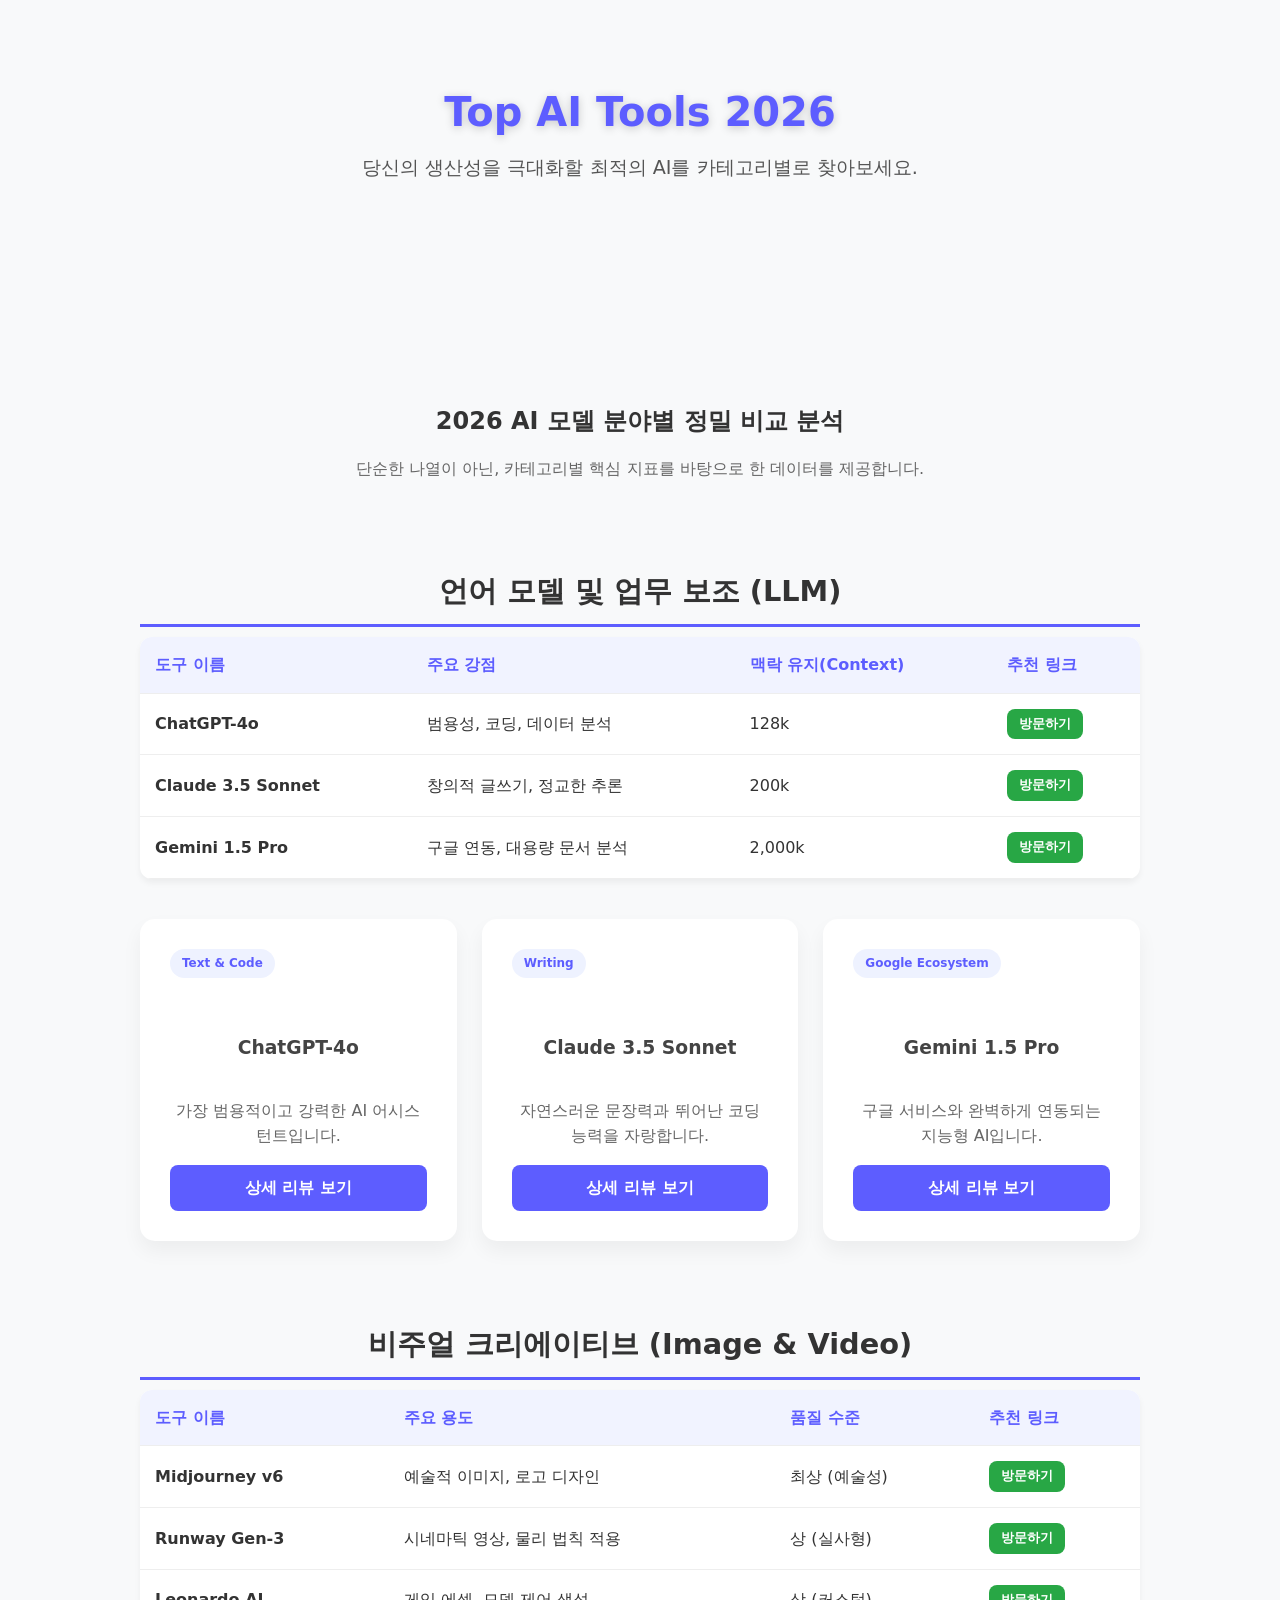
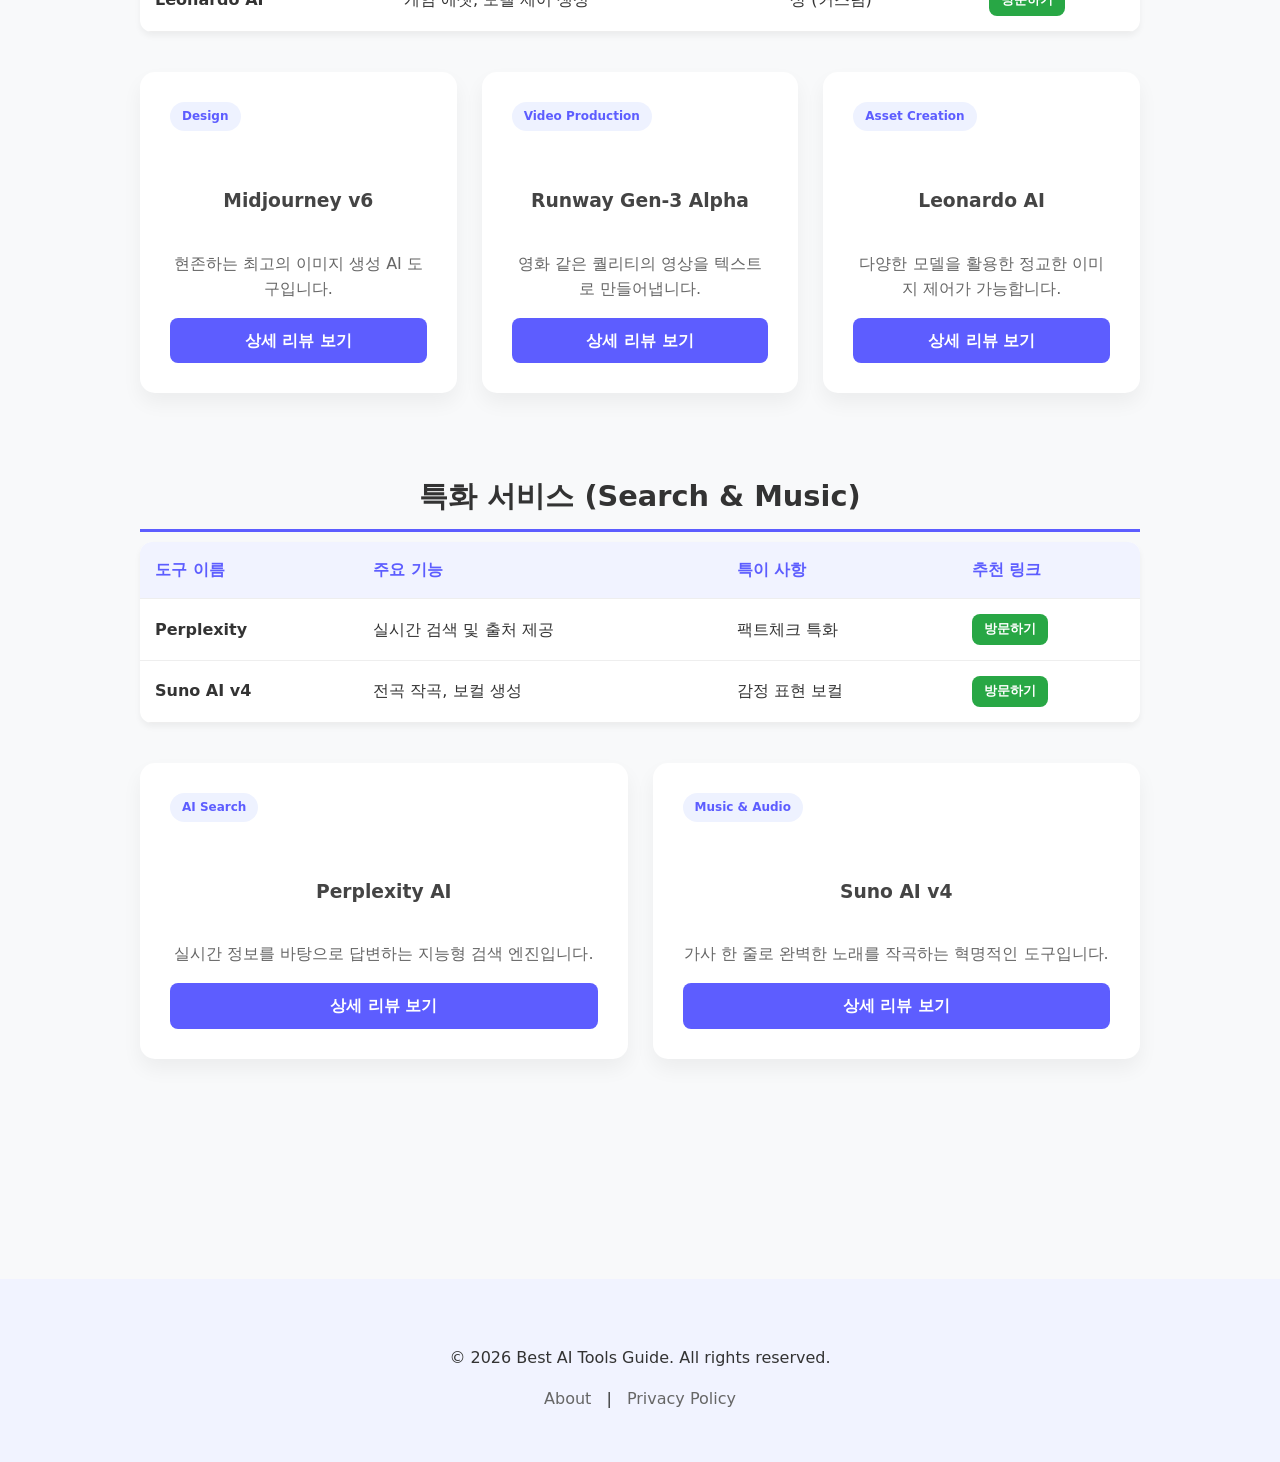
<file: index.html>
<!DOCTYPE html>
<html lang="ko">
<head>
    <meta charset="UTF-8">
    <meta name="viewport" content="width=device-width, initial-scale=1.0">
    <title>Top AI Tools 2026 | 분야별 최고의 AI 도구 가이드</title>
    <link rel="stylesheet" href="style.css">
</head>
<body>
    <header>
        <h1>Top AI Tools 2026</h1>
        <p>당신의 생산성을 극대화할 최적의 AI를 카테고리별로 찾아보세요.</p>
    </header>

    <main class="container">
        <section class="banner">
            <section class="container" style="margin-bottom: 50px; text-align: center;">
        <div class="main-banner">
            <img src="images/top-ai-tools-2026.jpg" alt="2026 최고의 AI 도구 가이드 메인 배너" 
                 style="width: 100%; max-width: 1000px; border-radius: 15px; box-shadow: 0 10px 30px rgba(0,0,0,0.15);">
        </div>
        <div style="margin-top: 20px;">
            <h2 style="font-size: 1.5rem; color: #444;">2026 AI 모델 분야별 정밀 비교 분석</h2>
            <p style="color: #666;">단순한 나열이 아닌, 카테고리별 핵심 지표를 바탕으로 한 데이터를 제공합니다.</p>
        </div>
    </section>

        <section class="category-section">
            <h2 class="section-title"> 언어 모델 및 업무 보조 (LLM)</h2>
            <div class="comparison-table">
                <table>
                    <thead>
                        <tr>
                            <th>도구 이름</th>
                            <th>주요 강점</th>
                            <th>맥락 유지(Context)</th>
                            <th>추천 링크</th>
                        </tr>
                    </thead>
                    <tbody>
                        <tr>
                            <td><strong>ChatGPT-4o</strong></td>
                            <td>범용성, 코딩, 데이터 분석</td>
                            <td>128k</td>
                            <td><a href="https://openai.com" class="table-btn" target="_blank">방문하기</a></td>
                        </tr>
                        <tr>
                            <td><strong>Claude 3.5 Sonnet</strong></td>
                            <td>창의적 글쓰기, 정교한 추론</td>
                            <td>200k</td>
                            <td><a href="https://anthropic.com" class="table-btn" target="_blank">방문하기</a></td>
                        </tr>
                        <tr>
                            <td><strong>Gemini 1.5 Pro</strong></td>
                            <td>구글 연동, 대용량 문서 분석</td>
                            <td>2,000k</td>
                            <td><a href="https://gemini.google.com" class="table-btn" target="_blank">방문하기</a></td>
                        </tr>
                    </tbody>
                </table>
            </div>

            <div class="grid">
                <div class="card">
                    <span class="tag">Text & Code</span>
                    <h3>ChatGPT-4o</h3>
                    <p>가장 범용적이고 강력한 AI 어시스턴트입니다.</p>
                    <a href="review-chatgpt.html" class="btn">상세 리뷰 보기</a>
                </div>
                <div class="card">
                    <span class="tag">Writing</span>
                    <h3>Claude 3.5 Sonnet</h3>
                    <p>자연스러운 문장력과 뛰어난 코딩 능력을 자랑합니다.</p>
                    <a href="review-claude.html" class="btn">상세 리뷰 보기</a>
                </div>
                <div class="card">
                    <span class="tag">Google Ecosystem</span>
                    <h3>Gemini 1.5 Pro</h3>
                    <p>구글 서비스와 완벽하게 연동되는 지능형 AI입니다.</p>
                    <a href="review-gemini.html" class="btn">상세 리뷰 보기</a>
                </div>
            </div>
        </section>

        <section class="category-section">
            <h2 class="section-title"> 비주얼 크리에이티브 (Image & Video)</h2>
            <div class="comparison-table">
                <table>
                    <thead>
                        <tr>
                            <th>도구 이름</th>
                            <th>주요 용도</th>
                            <th>품질 수준</th>
                            <th>추천 링크</th>
                        </tr>
                    </thead>
                    <tbody>
                        <tr>
                            <td><strong>Midjourney v6</strong></td>
                            <td>예술적 이미지, 로고 디자인</td>
                            <td>최상 (예술성)</td>
                            <td><a href="https://midjourney.com" class="table-btn" target="_blank">방문하기</a></td>
                        </tr>
                        <tr>
                            <td><strong>Runway Gen-3</strong></td>
                            <td>시네마틱 영상, 물리 법칙 적용</td>
                            <td>상 (실사형)</td>
                            <td><a href="https://runwayml.com" class="table-btn" target="_blank">방문하기</a></td>
                        </tr>
                        <tr>
                            <td><strong>Leonardo AI</strong></td>
                            <td>게임 에셋, 모델 제어 생성</td>
                            <td>상 (커스텀)</td>
                            <td><a href="https://leonardo.ai" class="table-btn" target="_blank">방문하기</a></td>
                        </tr>
                    </tbody>
                </table>
            </div>

            <div class="grid">
                <div class="card">
                    <span class="tag">Design</span>
                    <h3>Midjourney v6</h3>
                    <p>현존하는 최고의 이미지 생성 AI 도구입니다.</p>
                    <a href="review-midjourney.html" class="btn">상세 리뷰 보기</a>
                </div>
                <div class="card">
                    <span class="tag">Video Production</span>
                    <h3>Runway Gen-3 Alpha</h3>
                    <p>영화 같은 퀄리티의 영상을 텍스트로 만들어냅니다.</p>
                    <a href="review-runway.html" class="btn">상세 리뷰 보기</a>
                </div>
                <div class="card">
                    <span class="tag">Asset Creation</span>
                    <h3>Leonardo AI</h3>
                    <p>다양한 모델을 활용한 정교한 이미지 제어가 가능합니다.</p>
                    <a href="review-leonardo.html" class="btn">상세 리뷰 보기</a>
                </div>
            </div>
        </section>

        <section class="category-section">
            <h2 class="section-title"> 특화 서비스 (Search & Music)</h2>
            <div class="comparison-table">
                <table>
                    <thead>
                        <tr>
                            <th>도구 이름</th>
                            <th>주요 기능</th>
                            <th>특이 사항</th>
                            <th>추천 링크</th>
                        </tr>
                    </thead>
                    <tbody>
                        <tr>
                            <td><strong>Perplexity</strong></td>
                            <td>실시간 검색 및 출처 제공</td>
                            <td>팩트체크 특화</td>
                            <td><a href="https://perplexity.ai" class="table-btn" target="_blank">방문하기</a></td>
                        </tr>
                        <tr>
                            <td><strong>Suno AI v4</strong></td>
                            <td>전곡 작곡, 보컬 생성</td>
                            <td>감정 표현 보컬</td>
                            <td><a href="https://suno.com" class="table-btn" target="_blank">방문하기</a></td>
                        </tr>
                    </tbody>
                </table>
            </div>

            <div class="grid">
                <div class="card">
                    <span class="tag">AI Search</span>
                    <h3>Perplexity AI</h3>
                    <p>실시간 정보를 바탕으로 답변하는 지능형 검색 엔진입니다.</p>
                    <a href="review-perplexity.html" class="btn">상세 리뷰 보기</a>
                </div>
                <div class="card">
                    <span class="tag">Music & Audio</span>
                    <h3>Suno AI v4</h3>
                    <p>가사 한 줄로 완벽한 노래를 작곡하는 혁명적인 도구입니다.</p>
                    <a href="review-suno.html" class="btn">상세 리뷰 보기</a>
                </div>
            </div>
        </section>
    </main>

    <footer>
        <p>&copy; 2026 Best AI Tools Guide. All rights reserved.</p>
        <div class="footer-links">
            <a href="about.html">About</a> | 
            <a href="privacy.html">Privacy Policy</a>
        </div>
    </footer>
</body>
</html>
</file>
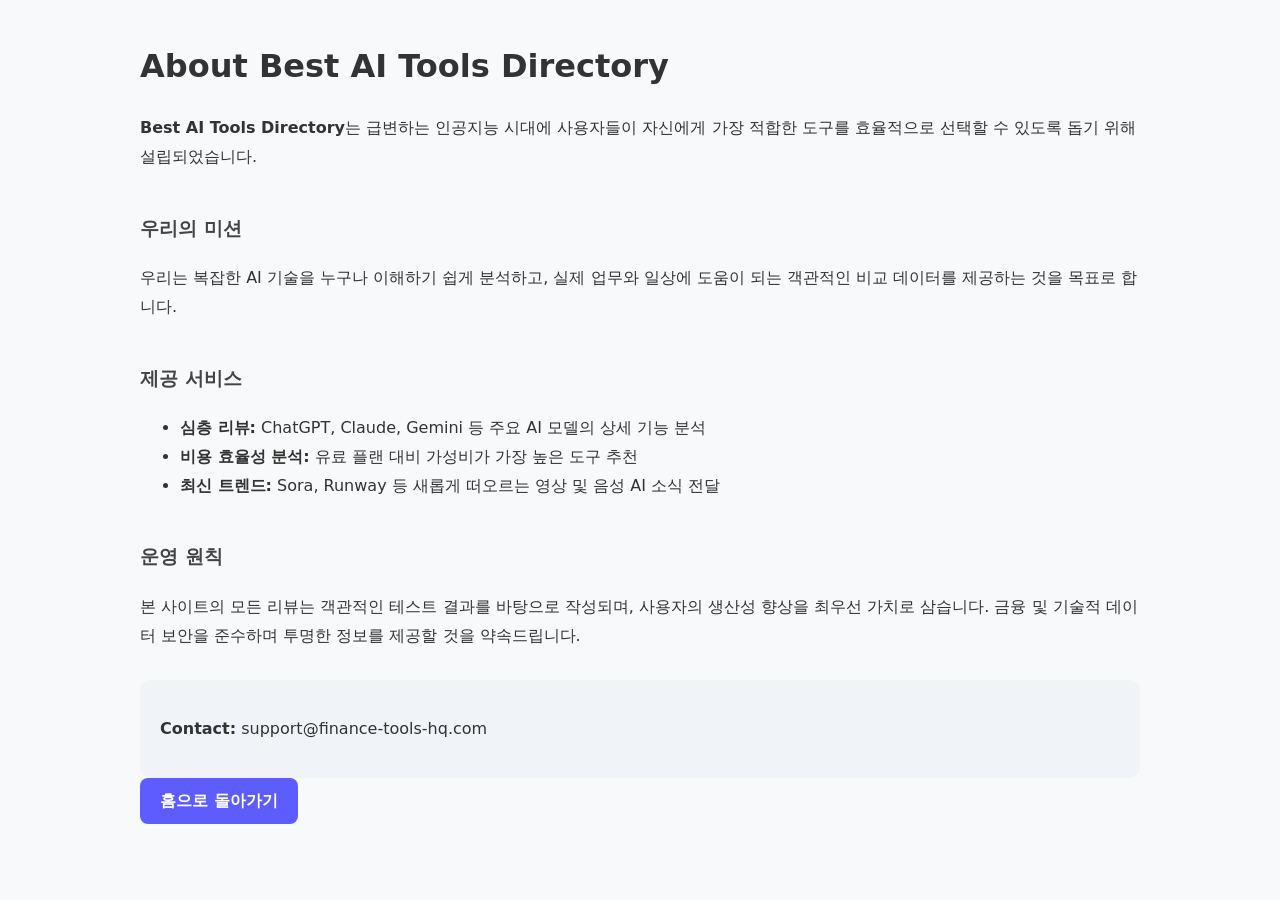
<file: about.html>
<!DOCTYPE html>
<html lang="ko">
<head>
    <meta charset="UTF-8">
    <title>소개 | Best AI Tools Directory 2026</title>
    <link rel="stylesheet" href="style.css">
</head>
<body>
    <div class="container">
        <h1>About Best AI Tools Directory</h1>
        <article style="text-align: left; line-height: 1.8;">
            <p><strong>Best AI Tools Directory</strong>는 급변하는 인공지능 시대에 사용자들이 자신에게 가장 적합한 도구를 효율적으로 선택할 수 있도록 돕기 위해 설립되었습니다.</p>
            
            <h3>우리의 미션</h3>
            <p>우리는 복잡한 AI 기술을 누구나 이해하기 쉽게 분석하고, 실제 업무와 일상에 도움이 되는 객관적인 비교 데이터를 제공하는 것을 목표로 합니다.</p>
            
            <h3>제공 서비스</h3>
            <ul>
                <li><strong>심층 리뷰:</strong> ChatGPT, Claude, Gemini 등 주요 AI 모델의 상세 기능 분석</li>
                <li><strong>비용 효율성 분석:</strong> 유료 플랜 대비 가성비가 가장 높은 도구 추천</li>
                <li><strong>최신 트렌드:</strong> Sora, Runway 등 새롭게 떠오르는 영상 및 음성 AI 소식 전달</li>
            </ul>

            <h3>운영 원칙</h3>
            <p>본 사이트의 모든 리뷰는 객관적인 테스트 결과를 바탕으로 작성되며, 사용자의 생산성 향상을 최우선 가치로 삼습니다. 금융 및 기술적 데이터 보안을 준수하며 투명한 정보를 제공할 것을 약속드립니다.</p>
        </article>
        
        <div style="margin-top: 30px; padding: 20px; background: #f0f4f8; border-radius: 10px;">
            <p><strong>Contact:</strong> support@finance-tools-hq.com</p>
        </div>
        
        <a href="index.html" class="btn">홈으로 돌아가기</a>
    </div>
</body>
</html>
</file>
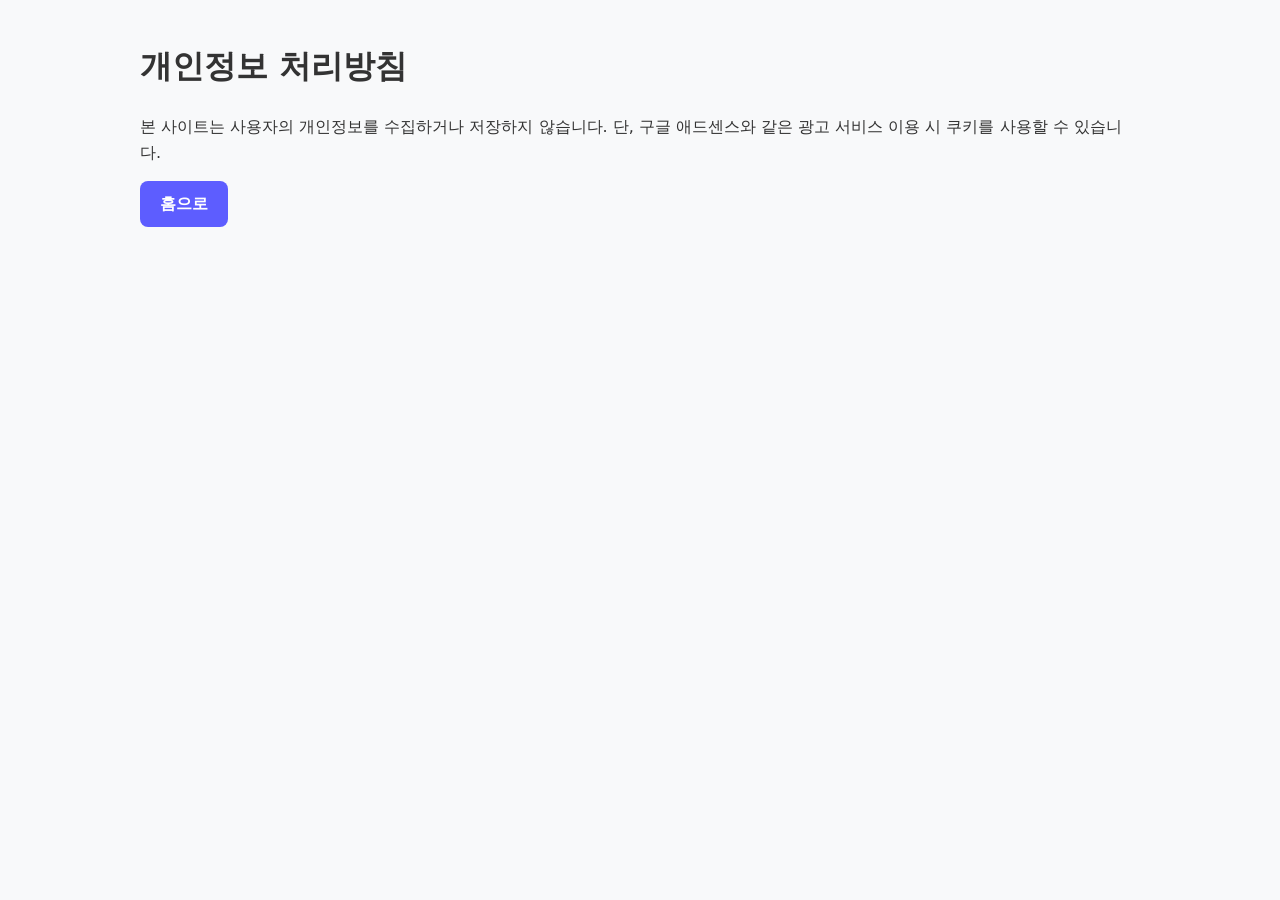
<file: privacy.html>
<!DOCTYPE html>
<html lang="ko">
<head><meta charset="UTF-8"><title>Privacy Policy</title><link rel="stylesheet" href="style.css"></head>
<body>
    <div class="container">
        <h1>개인정보 처리방침</h1>
        <p style="text-align: left;">본 사이트는 사용자의 개인정보를 수집하거나 저장하지 않습니다. 단, 구글 애드센스와 같은 광고 서비스 이용 시 쿠키를 사용할 수 있습니다.</p>
        <a href="index.html" class="btn">홈으로</a>
    </div>
</body>
</html>
</file>
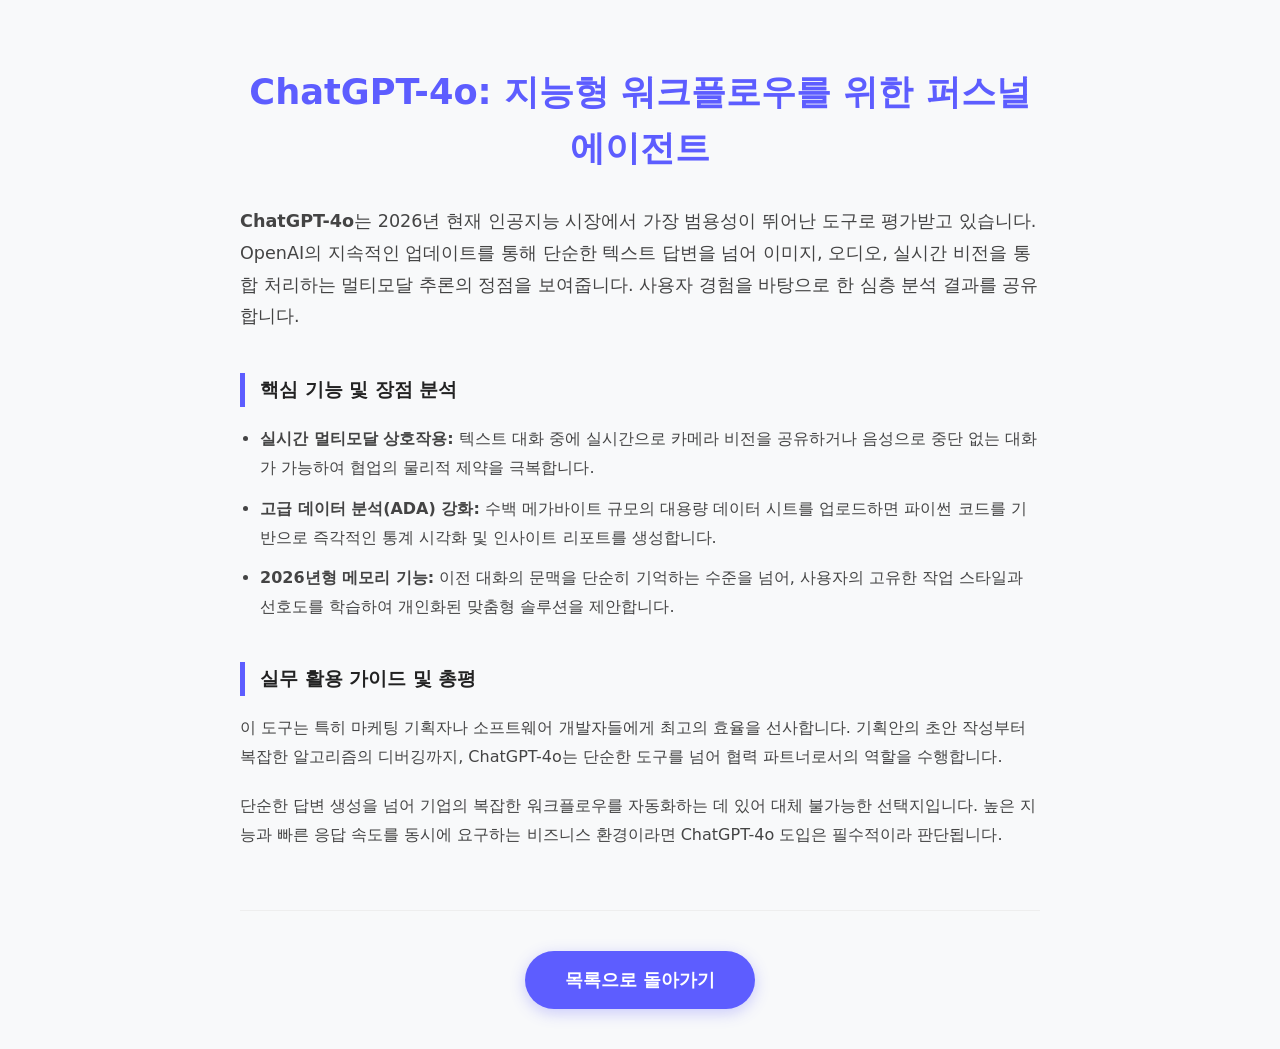
<file: review-chatgpt.html>
<!DOCTYPE html>
<html lang="ko">
<head>
    <meta charset="UTF-8">
    <meta name="viewport" content="width=device-width, initial-scale=1.0">
    <title>ChatGPT-4o 상세 리뷰: 2026 가이드 | Best AI Tools</title>
    <link rel="stylesheet" href="style.css">
</head>
<body>
    <div class="container" style="max-width: 800px; margin: 0 auto; padding: 40px 20px;">
        <h1 style="color: #5d5dff; margin-bottom: 30px; text-align: center; font-size: 2.2rem;">ChatGPT-4o: 지능형 워크플로우를 위한 퍼스널 에이전트</h1>
        

        <div class="content-body" style="text-align: left; line-height: 1.8; color: #444;">
            <p style="font-size: 1.1rem; margin-bottom: 25px;">
                <strong>ChatGPT-4o</strong>는 2026년 현재 인공지능 시장에서 가장 범용성이 뛰어난 도구로 평가받고 있습니다. 
                OpenAI의 지속적인 업데이트를 통해 단순한 텍스트 답변을 넘어 이미지, 오디오, 실시간 비전을 통합 처리하는 멀티모달 추론의 정점을 보여줍니다. 
                사용자 경험을 바탕으로 한 심층 분석 결과를 공유합니다.
            </p>

            <h3 style="margin-top: 40px; border-left: 5px solid #5d5dff; padding-left: 15px; color: #222;">핵심 기능 및 장점 분석</h3>
            <ul style="list-style-type: disc; padding-left: 20px; margin-top: 15px;">
                <li style="margin-bottom: 12px;"><strong>실시간 멀티모달 상호작용:</strong> 텍스트 대화 중에 실시간으로 카메라 비전을 공유하거나 음성으로 중단 없는 대화가 가능하여 협업의 물리적 제약을 극복합니다.</li>
                <li style="margin-bottom: 12px;"><strong>고급 데이터 분석(ADA) 강화:</strong> 수백 메가바이트 규모의 대용량 데이터 시트를 업로드하면 파이썬 코드를 기반으로 즉각적인 통계 시각화 및 인사이트 리포트를 생성합니다.</li>
                <li style="margin-bottom: 12px;"><strong>2026년형 메모리 기능:</strong> 이전 대화의 문맥을 단순히 기억하는 수준을 넘어, 사용자의 고유한 작업 스타일과 선호도를 학습하여 개인화된 맞춤형 솔루션을 제안합니다.</li>
            </ul>

            <h3 style="margin-top: 40px; border-left: 5px solid #5d5dff; padding-left: 15px; color: #222;">실무 활용 가이드 및 총평</h3>
            <p style="margin-bottom: 20px;">
                이 도구는 특히 마케팅 기획자나 소프트웨어 개발자들에게 최고의 효율을 선사합니다. 기획안의 초안 작성부터 복잡한 알고리즘의 디버깅까지, ChatGPT-4o는 단순한 도구를 넘어 협력 파트너로서의 역할을 수행합니다.
            </p>
            <p>
                단순한 답변 생성을 넘어 기업의 복잡한 워크플로우를 자동화하는 데 있어 대체 불가능한 선택지입니다. 높은 지능과 빠른 응답 속도를 동시에 요구하는 비즈니스 환경이라면 ChatGPT-4o 도입은 필수적이라 판단됩니다.
            </p>
        </div>

        <div style="text-align: center; margin-top: 60px; border-top: 1px solid #eee; padding-top: 40px;">
            <a href="./index.html" class="btn" style="background-color: #5d5dff; color: white; padding: 15px 40px; border-radius: 30px; text-decoration: none; font-weight: bold; font-size: 1.1rem; box-shadow: 0 4px 15px rgba(93, 93, 255, 0.3);">목록으로 돌아가기</a>
        </div>
    </div>
</body>
</html>
</file>
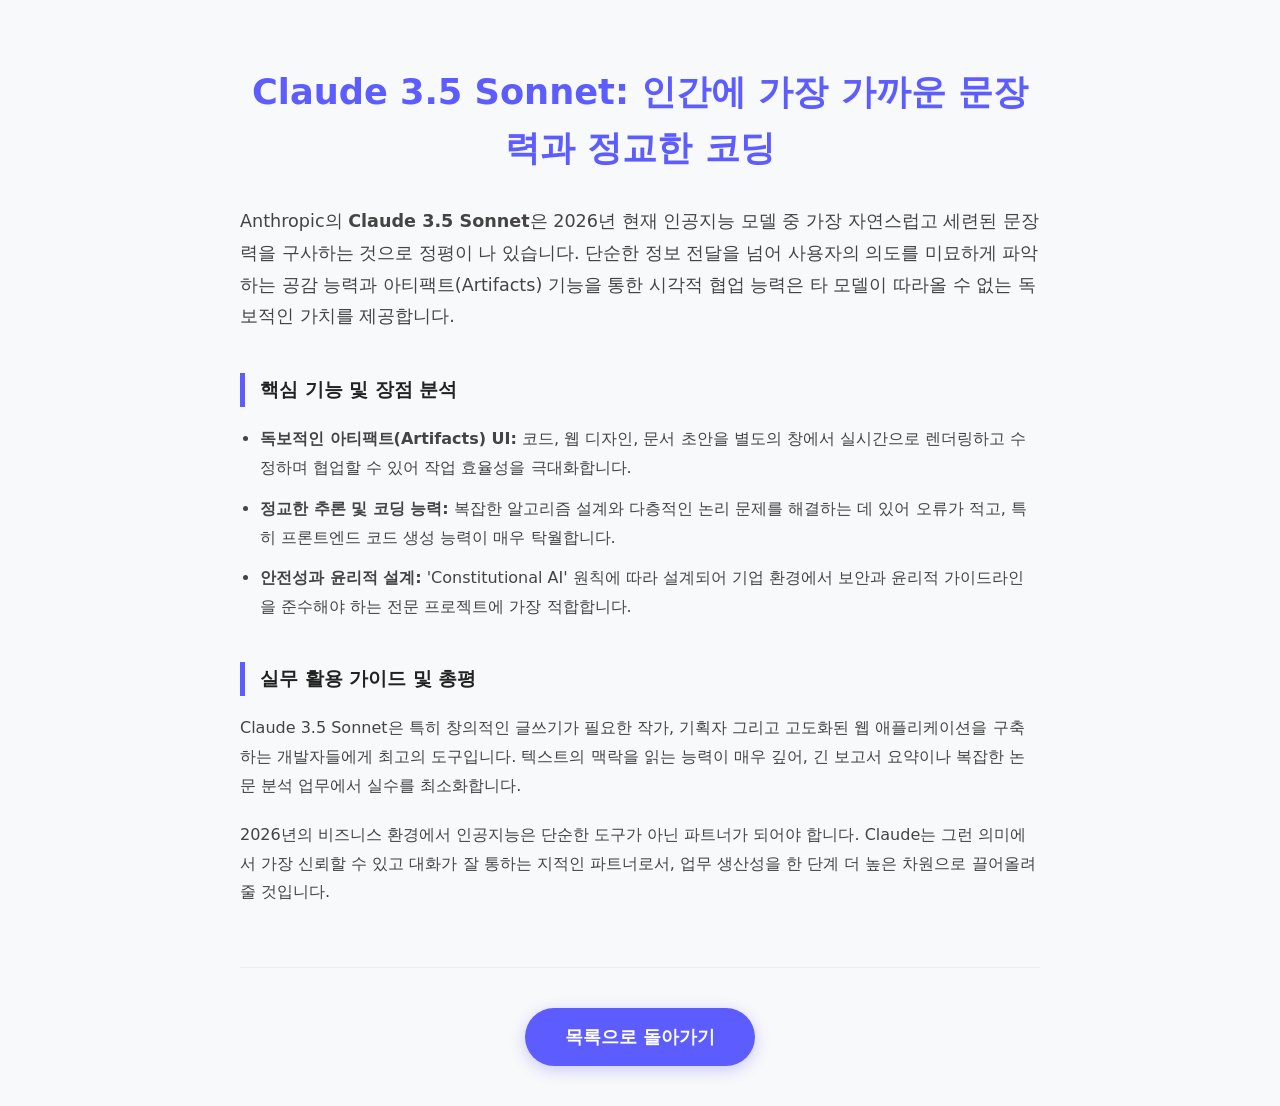
<file: review-claude.html>
<!DOCTYPE html>
<html lang="ko">
<head>
    <meta charset="UTF-8">
    <meta name="viewport" content="width=device-width, initial-scale=1.0">
    <title>Claude 3.5 Sonnet 상세 리뷰: 2026 가이드 | Best AI Tools</title>
    <link rel="stylesheet" href="style.css">
</head>
<body>
    <div class="container" style="max-width: 800px; margin: 0 auto; padding: 40px 20px;">
        <h1 style="color: #5d5dff; margin-bottom: 30px; text-align: center; font-size: 2.2rem;">Claude 3.5 Sonnet: 인간에 가장 가까운 문장력과 정교한 코딩</h1>
    

        <div class="content-body" style="text-align: left; line-height: 1.8; color: #444;">
            <p style="font-size: 1.1rem; margin-bottom: 25px;">
                Anthropic의 <strong>Claude 3.5 Sonnet</strong>은 2026년 현재 인공지능 모델 중 가장 자연스럽고 세련된 문장력을 구사하는 것으로 정평이 나 있습니다. 
                단순한 정보 전달을 넘어 사용자의 의도를 미묘하게 파악하는 공감 능력과 아티팩트(Artifacts) 기능을 통한 시각적 협업 능력은 타 모델이 따라올 수 없는 독보적인 가치를 제공합니다.
            </p>

            <h3 style="margin-top: 40px; border-left: 5px solid #5d5dff; padding-left: 15px; color: #222;">핵심 기능 및 장점 분석</h3>
            <ul style="list-style-type: disc; padding-left: 20px; margin-top: 15px;">
                <li style="margin-bottom: 12px;"><strong>독보적인 아티팩트(Artifacts) UI:</strong> 코드, 웹 디자인, 문서 초안을 별도의 창에서 실시간으로 렌더링하고 수정하며 협업할 수 있어 작업 효율성을 극대화합니다.</li>
                <li style="margin-bottom: 12px;"><strong>정교한 추론 및 코딩 능력:</strong> 복잡한 알고리즘 설계와 다층적인 논리 문제를 해결하는 데 있어 오류가 적고, 특히 프론트엔드 코드 생성 능력이 매우 탁월합니다.</li>
                <li style="margin-bottom: 12px;"><strong>안전성과 윤리적 설계:</strong> 'Constitutional AI' 원칙에 따라 설계되어 기업 환경에서 보안과 윤리적 가이드라인을 준수해야 하는 전문 프로젝트에 가장 적합합니다.</li>
            </ul>

            <h3 style="margin-top: 40px; border-left: 5px solid #5d5dff; padding-left: 15px; color: #222;">실무 활용 가이드 및 총평</h3>
            <p style="margin-bottom: 20px;">
                Claude 3.5 Sonnet은 특히 창의적인 글쓰기가 필요한 작가, 기획자 그리고 고도화된 웹 애플리케이션을 구축하는 개발자들에게 최고의 도구입니다. 텍스트의 맥락을 읽는 능력이 매우 깊어, 긴 보고서 요약이나 복잡한 논문 분석 업무에서 실수를 최소화합니다.
            </p>
            <p>
                2026년의 비즈니스 환경에서 인공지능은 단순한 도구가 아닌 파트너가 되어야 합니다. Claude는 그런 의미에서 가장 신뢰할 수 있고 대화가 잘 통하는 지적인 파트너로서, 업무 생산성을 한 단계 더 높은 차원으로 끌어올려 줄 것입니다.
            </p>
        </div>

        <div style="text-align: center; margin-top: 60px; border-top: 1px solid #eee; padding-top: 40px;">
            <a href="./index.html" class="btn" style="background-color: #5d5dff; color: white; padding: 15px 40px; border-radius: 30px; text-decoration: none; font-weight: bold; font-size: 1.1rem; box-shadow: 0 4px 15px rgba(93, 93, 255, 0.3);">목록으로 돌아가기</a>
        </div>
    </div>
</body>
</html>
</file>
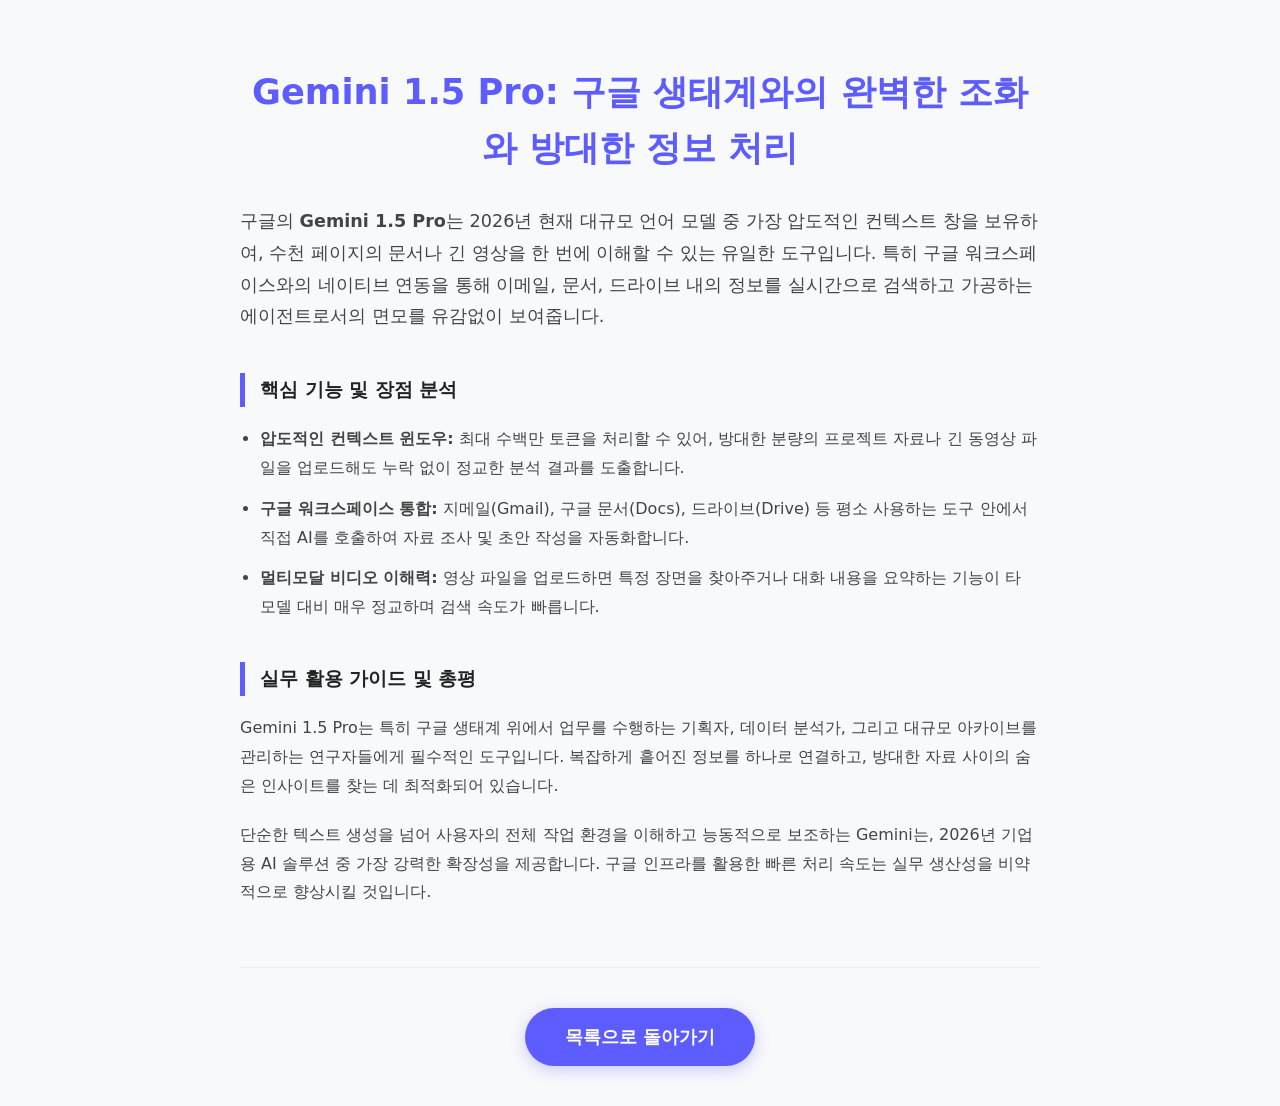
<file: review-gemini.html>
<!DOCTYPE html>
<html lang="ko">
<head>
    <meta charset="UTF-8">
    <meta name="viewport" content="width=device-width, initial-scale=1.0">
    <title>Gemini 1.5 Pro 상세 리뷰: 2026 가이드 | Best AI Tools</title>
    <link rel="stylesheet" href="style.css">
</head>
<body>
    <div class="container" style="max-width: 800px; margin: 0 auto; padding: 40px 20px;">
        <h1 style="color: #5d5dff; margin-bottom: 30px; text-align: center; font-size: 2.2rem;">Gemini 1.5 Pro: 구글 생태계와의 완벽한 조화와 방대한 정보 처리</h1>
        

        <div class="content-body" style="text-align: left; line-height: 1.8; color: #444;">
            <p style="font-size: 1.1rem; margin-bottom: 25px;">
                구글의 <strong>Gemini 1.5 Pro</strong>는 2026년 현재 대규모 언어 모델 중 가장 압도적인 컨텍스트 창을 보유하여, 수천 페이지의 문서나 긴 영상을 한 번에 이해할 수 있는 유일한 도구입니다. 
                특히 구글 워크스페이스와의 네이티브 연동을 통해 이메일, 문서, 드라이브 내의 정보를 실시간으로 검색하고 가공하는 에이전트로서의 면모를 유감없이 보여줍니다.
            </p>

            <h3 style="margin-top: 40px; border-left: 5px solid #5d5dff; padding-left: 15px; color: #222;">핵심 기능 및 장점 분석</h3>
            <ul style="list-style-type: disc; padding-left: 20px; margin-top: 15px;">
                <li style="margin-bottom: 12px;"><strong>압도적인 컨텍스트 윈도우:</strong> 최대 수백만 토큰을 처리할 수 있어, 방대한 분량의 프로젝트 자료나 긴 동영상 파일을 업로드해도 누락 없이 정교한 분석 결과를 도출합니다.</li>
                <li style="margin-bottom: 12px;"><strong>구글 워크스페이스 통합:</strong> 지메일(Gmail), 구글 문서(Docs), 드라이브(Drive) 등 평소 사용하는 도구 안에서 직접 AI를 호출하여 자료 조사 및 초안 작성을 자동화합니다.</li>
                <li style="margin-bottom: 12px;"><strong>멀티모달 비디오 이해력:</strong> 영상 파일을 업로드하면 특정 장면을 찾아주거나 대화 내용을 요약하는 기능이 타 모델 대비 매우 정교하며 검색 속도가 빠릅니다.</li>
            </ul>

            <h3 style="margin-top: 40px; border-left: 5px solid #5d5dff; padding-left: 15px; color: #222;">실무 활용 가이드 및 총평</h3>
            <p style="margin-bottom: 20px;">
                Gemini 1.5 Pro는 특히 구글 생태계 위에서 업무를 수행하는 기획자, 데이터 분석가, 그리고 대규모 아카이브를 관리하는 연구자들에게 필수적인 도구입니다. 복잡하게 흩어진 정보를 하나로 연결하고, 방대한 자료 사이의 숨은 인사이트를 찾는 데 최적화되어 있습니다.
            </p>
            <p>
                단순한 텍스트 생성을 넘어 사용자의 전체 작업 환경을 이해하고 능동적으로 보조하는 Gemini는, 2026년 기업용 AI 솔루션 중 가장 강력한 확장성을 제공합니다. 구글 인프라를 활용한 빠른 처리 속도는 실무 생산성을 비약적으로 향상시킬 것입니다.
            </p>
        </div>

        <div style="text-align: center; margin-top: 60px; border-top: 1px solid #eee; padding-top: 40px;">
            <a href="./index.html" class="btn" style="background-color: #5d5dff; color: white; padding: 15px 40px; border-radius: 30px; text-decoration: none; font-weight: bold; font-size: 1.1rem; box-shadow: 0 4px 15px rgba(93, 93, 255, 0.3);">목록으로 돌아가기</a>
        </div>
    </div>
</body>
</html>
</file>
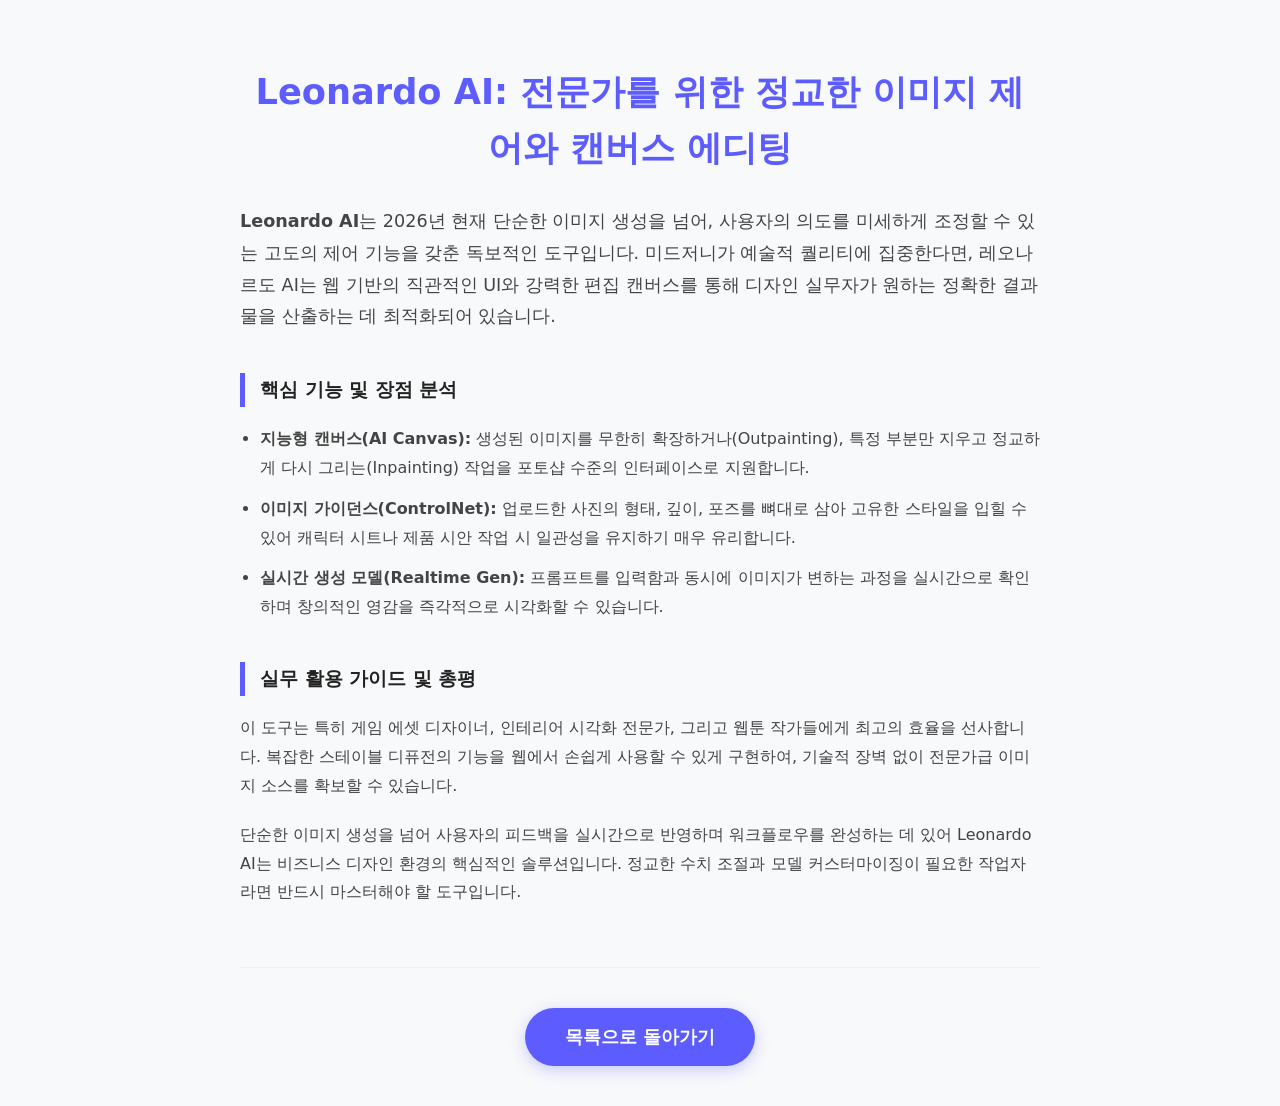
<file: review-leonardo.html>
<!DOCTYPE html>
<html lang="ko">
<head>
    <meta charset="UTF-8">
    <meta name="viewport" content="width=device-width, initial-scale=1.0">
    <title>Leonardo AI 상세 리뷰: 2026 가이드 | Best AI Tools</title>
    <link rel="stylesheet" href="style.css">
</head>
<body>
    <div class="container" style="max-width: 800px; margin: 0 auto; padding: 40px 20px;">
        <h1 style="color: #5d5dff; margin-bottom: 30px; text-align: center; font-size: 2.2rem;">Leonardo AI: 전문가를 위한 정교한 이미지 제어와 캔버스 에디팅</h1>
        

        <div class="content-body" style="text-align: left; line-height: 1.8; color: #444;">
            <p style="font-size: 1.1rem; margin-bottom: 25px;">
                <strong>Leonardo AI</strong>는 2026년 현재 단순한 이미지 생성을 넘어, 사용자의 의도를 미세하게 조정할 수 있는 고도의 제어 기능을 갖춘 독보적인 도구입니다. 
                미드저니가 예술적 퀄리티에 집중한다면, 레오나르도 AI는 웹 기반의 직관적인 UI와 강력한 편집 캔버스를 통해 디자인 실무자가 원하는 정확한 결과물을 산출하는 데 최적화되어 있습니다.
            </p>

            <h3 style="margin-top: 40px; border-left: 5px solid #5d5dff; padding-left: 15px; color: #222;">핵심 기능 및 장점 분석</h3>
            <ul style="list-style-type: disc; padding-left: 20px; margin-top: 15px;">
                <li style="margin-bottom: 12px;"><strong>지능형 캔버스(AI Canvas):</strong> 생성된 이미지를 무한히 확장하거나(Outpainting), 특정 부분만 지우고 정교하게 다시 그리는(Inpainting) 작업을 포토샵 수준의 인터페이스로 지원합니다.</li>
                <li style="margin-bottom: 12px;"><strong>이미지 가이던스(ControlNet):</strong> 업로드한 사진의 형태, 깊이, 포즈를 뼈대로 삼아 고유한 스타일을 입힐 수 있어 캐릭터 시트나 제품 시안 작업 시 일관성을 유지하기 매우 유리합니다.</li>
                <li style="margin-bottom: 12px;"><strong>실시간 생성 모델(Realtime Gen):</strong> 프롬프트를 입력함과 동시에 이미지가 변하는 과정을 실시간으로 확인하며 창의적인 영감을 즉각적으로 시각화할 수 있습니다.</li>
            </ul>

            <h3 style="margin-top: 40px; border-left: 5px solid #5d5dff; padding-left: 15px; color: #222;">실무 활용 가이드 및 총평</h3>
            <p style="margin-bottom: 20px;">
                이 도구는 특히 게임 에셋 디자이너, 인테리어 시각화 전문가, 그리고 웹툰 작가들에게 최고의 효율을 선사합니다. 복잡한 스테이블 디퓨전의 기능을 웹에서 손쉽게 사용할 수 있게 구현하여, 기술적 장벽 없이 전문가급 이미지 소스를 확보할 수 있습니다.
            </p>
            <p>
                단순한 이미지 생성을 넘어 사용자의 피드백을 실시간으로 반영하며 워크플로우를 완성하는 데 있어 Leonardo AI는 비즈니스 디자인 환경의 핵심적인 솔루션입니다. 정교한 수치 조절과 모델 커스터마이징이 필요한 작업자라면 반드시 마스터해야 할 도구입니다.
            </p>
        </div>

        <div style="text-align: center; margin-top: 60px; border-top: 1px solid #eee; padding-top: 40px;">
            <a href="./index.html" class="btn" style="background-color: #5d5dff; color: white; padding: 15px 40px; border-radius: 30px; text-decoration: none; font-weight: bold; font-size: 1.1rem; box-shadow: 0 4px 15px rgba(93, 93, 255, 0.3);">목록으로 돌아가기</a>
        </div>
    </div>
</body>
</html>
</file>
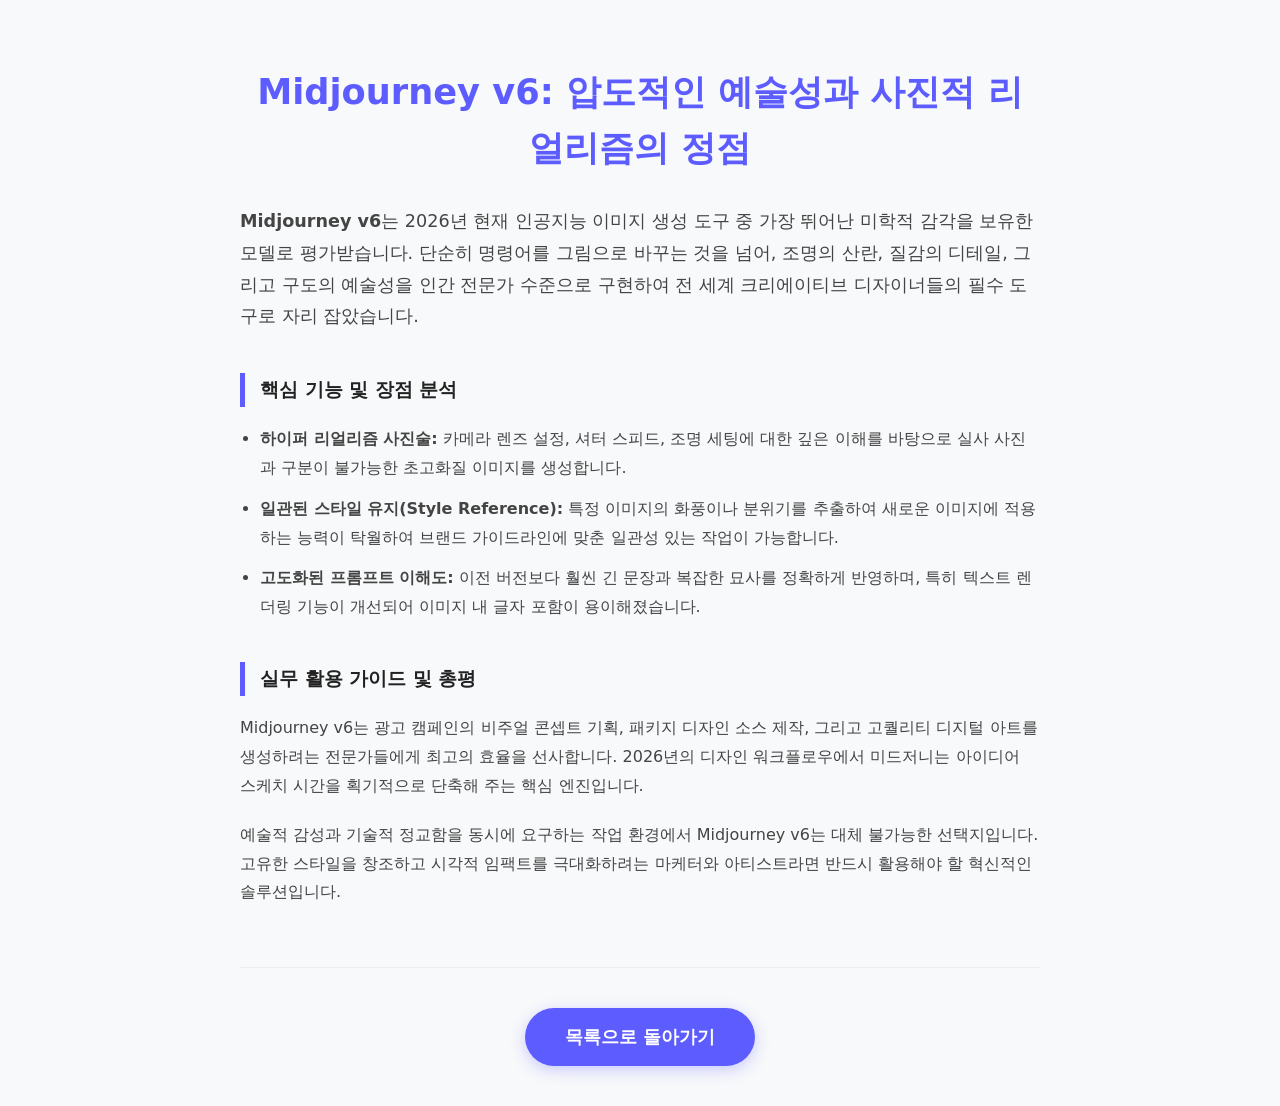
<file: review-midjourney.html>
<!DOCTYPE html>
<html lang="ko">
<head>
    <meta charset="UTF-8">
    <meta name="viewport" content="width=device-width, initial-scale=1.0">
    <title>Midjourney v6 상세 리뷰: 2026 가이드 | Best AI Tools</title>
    <link rel="stylesheet" href="style.css">
</head>
<body>
    <div class="container" style="max-width: 800px; margin: 0 auto; padding: 40px 20px;">
        <h1 style="color: #5d5dff; margin-bottom: 30px; text-align: center; font-size: 2.2rem;">Midjourney v6: 압도적인 예술성과 사진적 리얼리즘의 정점</h1>
     
        <div class="content-body" style="text-align: left; line-height: 1.8; color: #444;">
            <p style="font-size: 1.1rem; margin-bottom: 25px;">
                <strong>Midjourney v6</strong>는 2026년 현재 인공지능 이미지 생성 도구 중 가장 뛰어난 미학적 감각을 보유한 모델로 평가받습니다. 
                단순히 명령어를 그림으로 바꾸는 것을 넘어, 조명의 산란, 질감의 디테일, 그리고 구도의 예술성을 인간 전문가 수준으로 구현하여 전 세계 크리에이티브 디자이너들의 필수 도구로 자리 잡았습니다.
            </p>

            <h3 style="margin-top: 40px; border-left: 5px solid #5d5dff; padding-left: 15px; color: #222;">핵심 기능 및 장점 분석</h3>
            <ul style="list-style-type: disc; padding-left: 20px; margin-top: 15px;">
                <li style="margin-bottom: 12px;"><strong>하이퍼 리얼리즘 사진술:</strong> 카메라 렌즈 설정, 셔터 스피드, 조명 세팅에 대한 깊은 이해를 바탕으로 실사 사진과 구분이 불가능한 초고화질 이미지를 생성합니다.</li>
                <li style="margin-bottom: 12px;"><strong>일관된 스타일 유지(Style Reference):</strong> 특정 이미지의 화풍이나 분위기를 추출하여 새로운 이미지에 적용하는 능력이 탁월하여 브랜드 가이드라인에 맞춘 일관성 있는 작업이 가능합니다.</li>
                <li style="margin-bottom: 12px;"><strong>고도화된 프롬프트 이해도:</strong> 이전 버전보다 훨씬 긴 문장과 복잡한 묘사를 정확하게 반영하며, 특히 텍스트 렌더링 기능이 개선되어 이미지 내 글자 포함이 용이해졌습니다.</li>
            </ul>

            <h3 style="margin-top: 40px; border-left: 5px solid #5d5dff; padding-left: 15px; color: #222;">실무 활용 가이드 및 총평</h3>
            <p style="margin-bottom: 20px;">
                Midjourney v6는 광고 캠페인의 비주얼 콘셉트 기획, 패키지 디자인 소스 제작, 그리고 고퀄리티 디지털 아트를 생성하려는 전문가들에게 최고의 효율을 선사합니다. 2026년의 디자인 워크플로우에서 미드저니는 아이디어 스케치 시간을 획기적으로 단축해 주는 핵심 엔진입니다.
            </p>
            <p>
                예술적 감성과 기술적 정교함을 동시에 요구하는 작업 환경에서 Midjourney v6는 대체 불가능한 선택지입니다. 고유한 스타일을 창조하고 시각적 임팩트를 극대화하려는 마케터와 아티스트라면 반드시 활용해야 할 혁신적인 솔루션입니다.
            </p>
        </div>

        <div style="text-align: center; margin-top: 60px; border-top: 1px solid #eee; padding-top: 40px;">
            <a href="./index.html" class="btn" style="background-color: #5d5dff; color: white; padding: 15px 40px; border-radius: 30px; text-decoration: none; font-weight: bold; font-size: 1.1rem; box-shadow: 0 4px 15px rgba(93, 93, 255, 0.3);">목록으로 돌아가기</a>
        </div>
    </div>
</body>
</html>
</file>
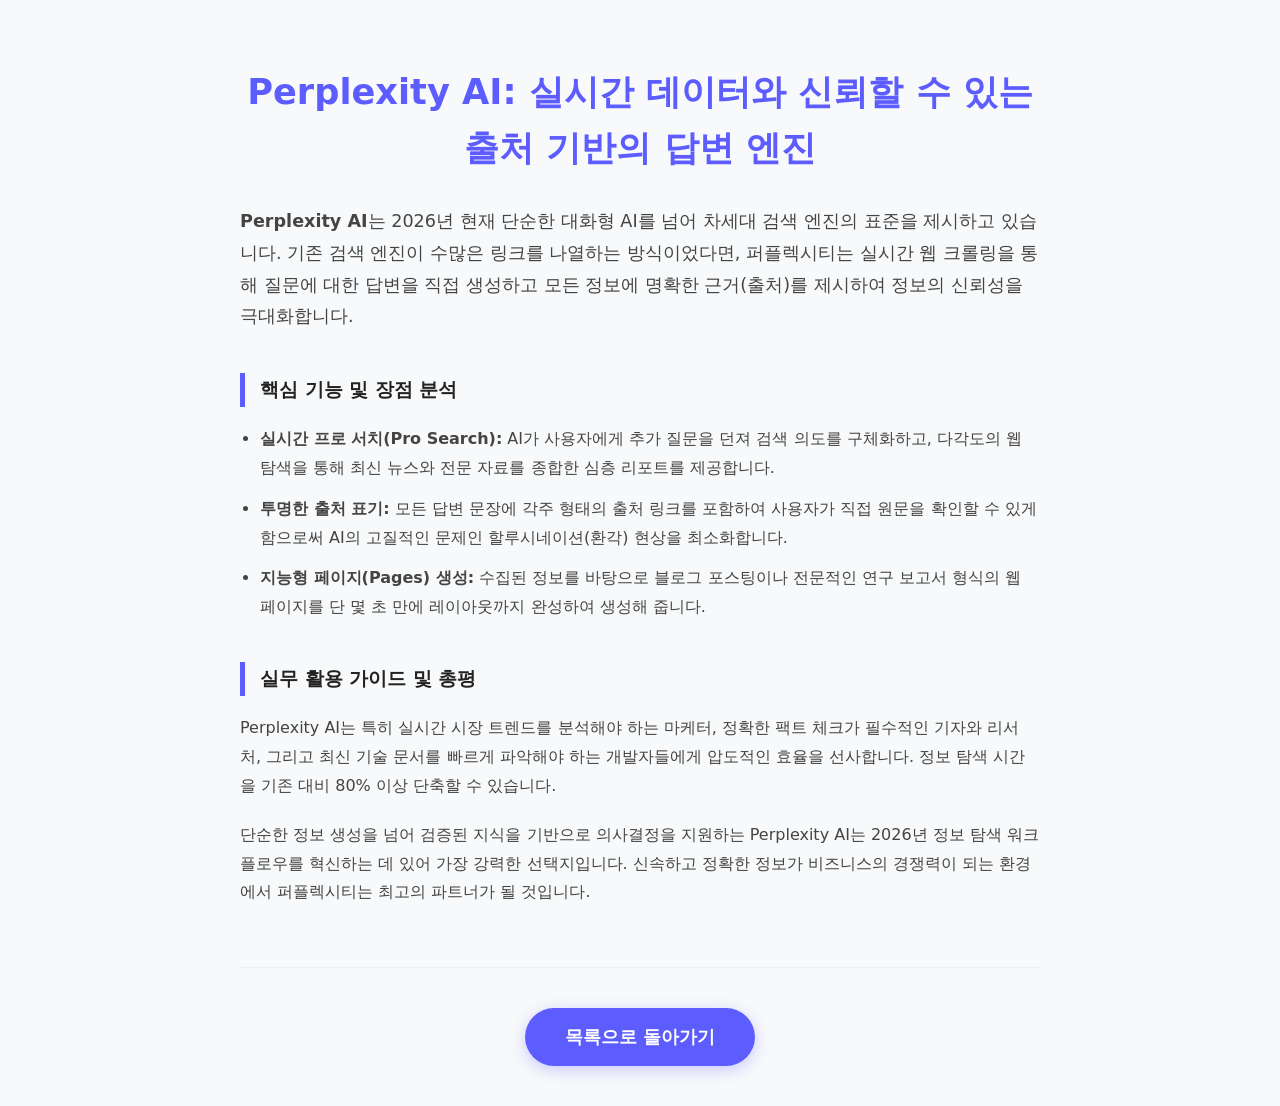
<file: review-perplexity.html>
<!DOCTYPE html>
<html lang="ko">
<head>
    <meta charset="UTF-8">
    <meta name="viewport" content="width=device-width, initial-scale=1.0">
    <title>Perplexity AI 상세 리뷰: 2026 가이드 | Best AI Tools</title>
    <link rel="stylesheet" href="style.css">
</head>
<body>
    <div class="container" style="max-width: 800px; margin: 0 auto; padding: 40px 20px;">
        <h1 style="color: #5d5dff; margin-bottom: 30px; text-align: center; font-size: 2.2rem;">Perplexity AI: 실시간 데이터와 신뢰할 수 있는 출처 기반의 답변 엔진</h1>
        

        <div class="content-body" style="text-align: left; line-height: 1.8; color: #444;">
            <p style="font-size: 1.1rem; margin-bottom: 25px;">
                <strong>Perplexity AI</strong>는 2026년 현재 단순한 대화형 AI를 넘어 차세대 검색 엔진의 표준을 제시하고 있습니다. 
                기존 검색 엔진이 수많은 링크를 나열하는 방식이었다면, 퍼플렉시티는 실시간 웹 크롤링을 통해 질문에 대한 답변을 직접 생성하고 모든 정보에 명확한 근거(출처)를 제시하여 정보의 신뢰성을 극대화합니다.
            </p>

            <h3 style="margin-top: 40px; border-left: 5px solid #5d5dff; padding-left: 15px; color: #222;">핵심 기능 및 장점 분석</h3>
            <ul style="list-style-type: disc; padding-left: 20px; margin-top: 15px;">
                <li style="margin-bottom: 12px;"><strong>실시간 프로 서치(Pro Search):</strong> AI가 사용자에게 추가 질문을 던져 검색 의도를 구체화하고, 다각도의 웹 탐색을 통해 최신 뉴스와 전문 자료를 종합한 심층 리포트를 제공합니다.</li>
                <li style="margin-bottom: 12px;"><strong>투명한 출처 표기:</strong> 모든 답변 문장에 각주 형태의 출처 링크를 포함하여 사용자가 직접 원문을 확인할 수 있게 함으로써 AI의 고질적인 문제인 할루시네이션(환각) 현상을 최소화합니다.</li>
                <li style="margin-bottom: 12px;"><strong>지능형 페이지(Pages) 생성:</strong> 수집된 정보를 바탕으로 블로그 포스팅이나 전문적인 연구 보고서 형식의 웹 페이지를 단 몇 초 만에 레이아웃까지 완성하여 생성해 줍니다.</li>
            </ul>

            <h3 style="margin-top: 40px; border-left: 5px solid #5d5dff; padding-left: 15px; color: #222;">실무 활용 가이드 및 총평</h3>
            <p style="margin-bottom: 20px;">
                Perplexity AI는 특히 실시간 시장 트렌드를 분석해야 하는 마케터, 정확한 팩트 체크가 필수적인 기자와 리서처, 그리고 최신 기술 문서를 빠르게 파악해야 하는 개발자들에게 압도적인 효율을 선사합니다. 정보 탐색 시간을 기존 대비 80% 이상 단축할 수 있습니다.
            </p>
            <p>
                단순한 정보 생성을 넘어 검증된 지식을 기반으로 의사결정을 지원하는 Perplexity AI는 2026년 정보 탐색 워크플로우를 혁신하는 데 있어 가장 강력한 선택지입니다. 신속하고 정확한 정보가 비즈니스의 경쟁력이 되는 환경에서 퍼플렉시티는 최고의 파트너가 될 것입니다.
            </p>
        </div>

        <div style="text-align: center; margin-top: 60px; border-top: 1px solid #eee; padding-top: 40px;">
            <a href="./index.html" class="btn" style="background-color: #5d5dff; color: white; padding: 15px 40px; border-radius: 30px; text-decoration: none; font-weight: bold; font-size: 1.1rem; box-shadow: 0 4px 15px rgba(93, 93, 255, 0.3);">목록으로 돌아가기</a>
        </div>
    </div>
</body>
</html>
</file>
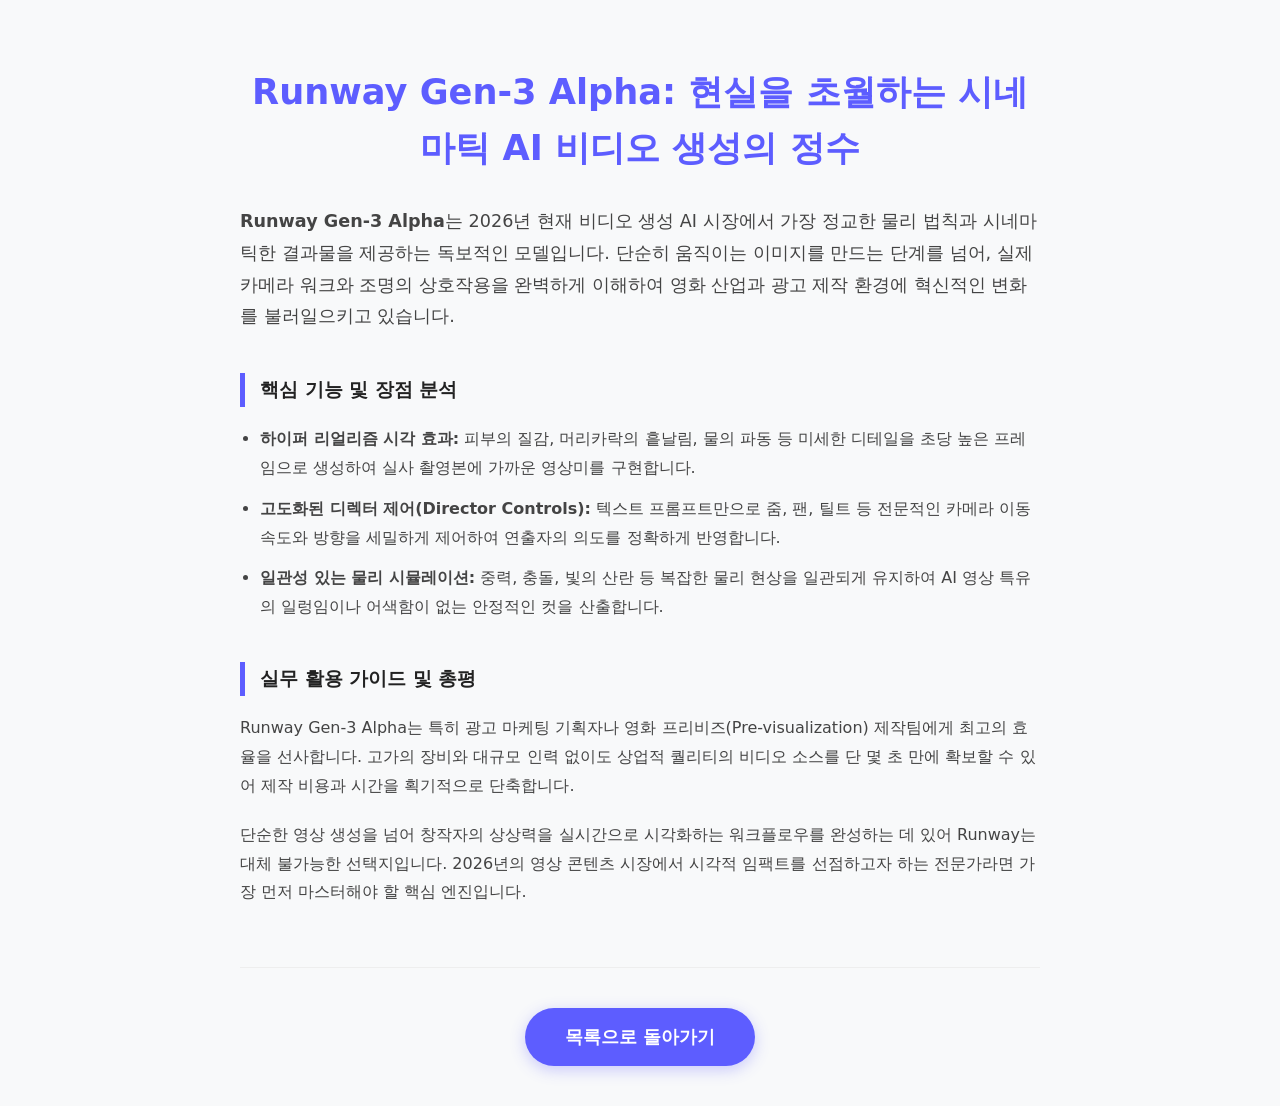
<file: review-runway.html>
<!DOCTYPE html>
<html lang="ko">
<head>
    <meta charset="UTF-8">
    <meta name="viewport" content="width=device-width, initial-scale=1.0">
    <title>Runway Gen-3 Alpha 상세 리뷰: 2026 가이드 | Best AI Tools</title>
    <link rel="stylesheet" href="style.css">
</head>
<body>
    <div class="container" style="max-width: 800px; margin: 0 auto; padding: 40px 20px;">
        <h1 style="color: #5d5dff; margin-bottom: 30px; text-align: center; font-size: 2.2rem;">Runway Gen-3 Alpha: 현실을 초월하는 시네마틱 AI 비디오 생성의 정수</h1>
        
        <div class="content-body" style="text-align: left; line-height: 1.8; color: #444;">
            <p style="font-size: 1.1rem; margin-bottom: 25px;">
                <strong>Runway Gen-3 Alpha</strong>는 2026년 현재 비디오 생성 AI 시장에서 가장 정교한 물리 법칙과 시네마틱한 결과물을 제공하는 독보적인 모델입니다. 
                단순히 움직이는 이미지를 만드는 단계를 넘어, 실제 카메라 워크와 조명의 상호작용을 완벽하게 이해하여 영화 산업과 광고 제작 환경에 혁신적인 변화를 불러일으키고 있습니다.
            </p>

            <h3 style="margin-top: 40px; border-left: 5px solid #5d5dff; padding-left: 15px; color: #222;">핵심 기능 및 장점 분석</h3>
            <ul style="list-style-type: disc; padding-left: 20px; margin-top: 15px;">
                <li style="margin-bottom: 12px;"><strong>하이퍼 리얼리즘 시각 효과:</strong> 피부의 질감, 머리카락의 흩날림, 물의 파동 등 미세한 디테일을 초당 높은 프레임으로 생성하여 실사 촬영본에 가까운 영상미를 구현합니다.</li>
                <li style="margin-bottom: 12px;"><strong>고도화된 디렉터 제어(Director Controls):</strong> 텍스트 프롬프트만으로 줌, 팬, 틸트 등 전문적인 카메라 이동 속도와 방향을 세밀하게 제어하여 연출자의 의도를 정확하게 반영합니다.</li>
                <li style="margin-bottom: 12px;"><strong>일관성 있는 물리 시뮬레이션:</strong> 중력, 충돌, 빛의 산란 등 복잡한 물리 현상을 일관되게 유지하여 AI 영상 특유의 일렁임이나 어색함이 없는 안정적인 컷을 산출합니다.</li>
            </ul>

            <h3 style="margin-top: 40px; border-left: 5px solid #5d5dff; padding-left: 15px; color: #222;">실무 활용 가이드 및 총평</h3>
            <p style="margin-bottom: 20px;">
                Runway Gen-3 Alpha는 특히 광고 마케팅 기획자나 영화 프리비즈(Pre-visualization) 제작팀에게 최고의 효율을 선사합니다. 고가의 장비와 대규모 인력 없이도 상업적 퀄리티의 비디오 소스를 단 몇 초 만에 확보할 수 있어 제작 비용과 시간을 획기적으로 단축합니다.
            </p>
            <p>
                단순한 영상 생성을 넘어 창작자의 상상력을 실시간으로 시각화하는 워크플로우를 완성하는 데 있어 Runway는 대체 불가능한 선택지입니다. 2026년의 영상 콘텐츠 시장에서 시각적 임팩트를 선점하고자 하는 전문가라면 가장 먼저 마스터해야 할 핵심 엔진입니다.
            </p>
        </div>

        <div style="text-align: center; margin-top: 60px; border-top: 1px solid #eee; padding-top: 40px;">
            <a href="./index.html" class="btn" style="background-color: #5d5dff; color: white; padding: 15px 40px; border-radius: 30px; text-decoration: none; font-weight: bold; font-size: 1.1rem; box-shadow: 0 4px 15px rgba(93, 93, 255, 0.3);">목록으로 돌아가기</a>
        </div>
    </div>
</body>
</html>
</file>
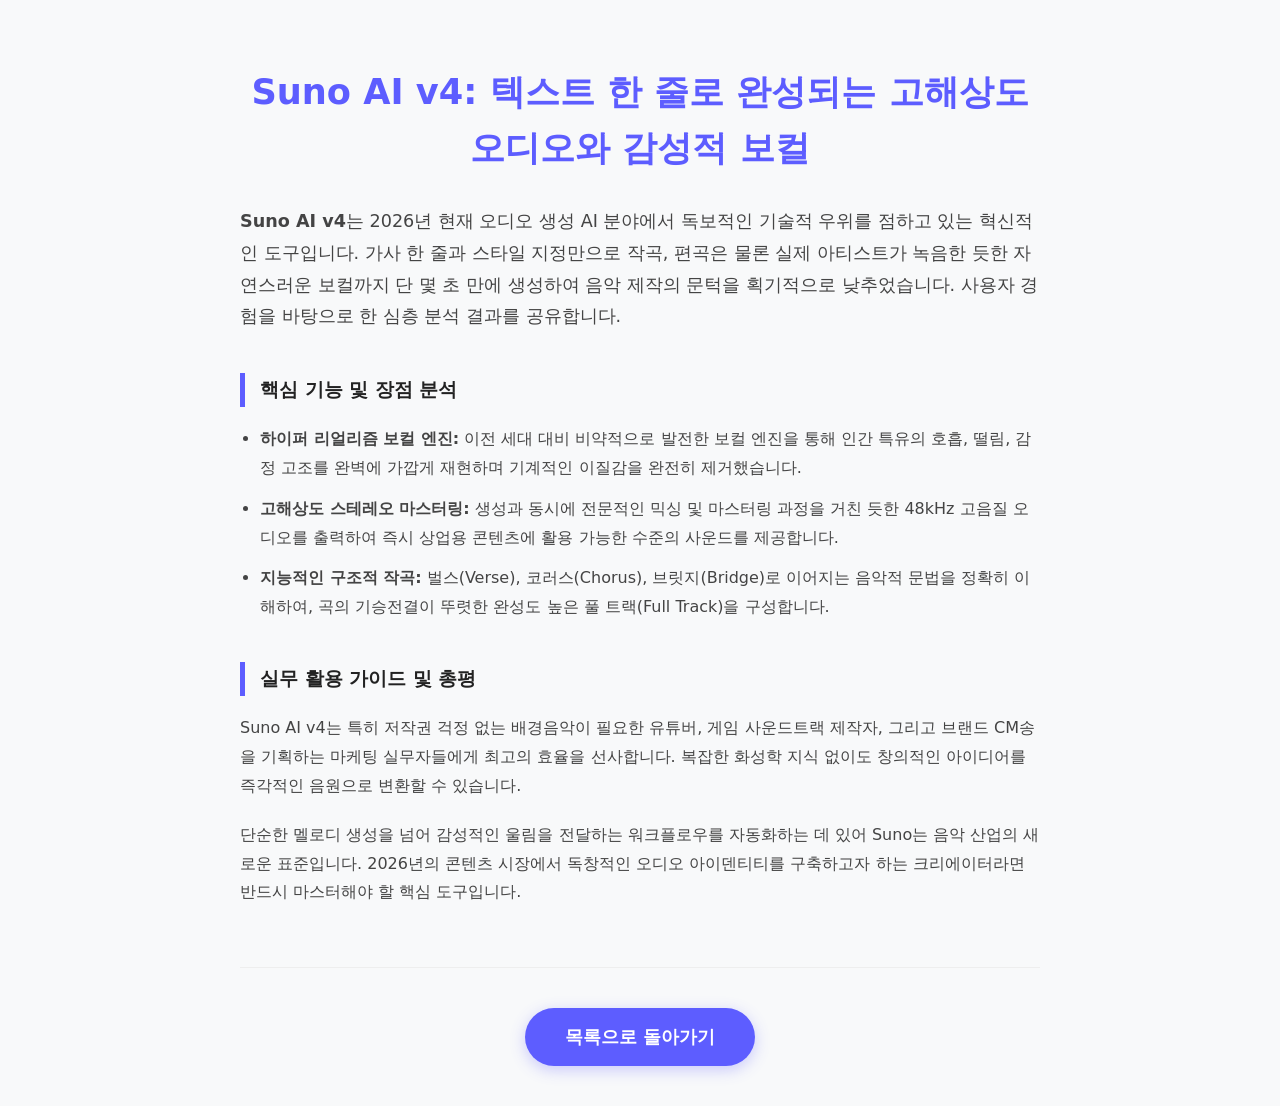
<file: review-suno.html>
<!DOCTYPE html>
<html lang="ko">
<head>
    <meta charset="UTF-8">
    <meta name="viewport" content="width=device-width, initial-scale=1.0">
    <title>Suno AI v4 상세 리뷰: 2026 가이드 | Best AI Tools</title>
    <link rel="stylesheet" href="style.css">
</head>
<body>
    <div class="container" style="max-width: 800px; margin: 0 auto; padding: 40px 20px;">
        <h1 style="color: #5d5dff; margin-bottom: 30px; text-align: center; font-size: 2.2rem;">Suno AI v4: 텍스트 한 줄로 완성되는 고해상도 오디오와 감성적 보컬</h1>
        
        <div class="content-body" style="text-align: left; line-height: 1.8; color: #444;">
            <p style="font-size: 1.1rem; margin-bottom: 25px;">
                <strong>Suno AI v4</strong>는 2026년 현재 오디오 생성 AI 분야에서 독보적인 기술적 우위를 점하고 있는 혁신적인 도구입니다. 
                가사 한 줄과 스타일 지정만으로 작곡, 편곡은 물론 실제 아티스트가 녹음한 듯한 자연스러운 보컬까지 단 몇 초 만에 생성하여 음악 제작의 문턱을 획기적으로 낮추었습니다. 사용자 경험을 바탕으로 한 심층 분석 결과를 공유합니다.
            </p>

            <h3 style="margin-top: 40px; border-left: 5px solid #5d5dff; padding-left: 15px; color: #222;">핵심 기능 및 장점 분석</h3>
            <ul style="list-style-type: disc; padding-left: 20px; margin-top: 15px;">
                <li style="margin-bottom: 12px;"><strong>하이퍼 리얼리즘 보컬 엔진:</strong> 이전 세대 대비 비약적으로 발전한 보컬 엔진을 통해 인간 특유의 호흡, 떨림, 감정 고조를 완벽에 가깝게 재현하며 기계적인 이질감을 완전히 제거했습니다.</li>
                <li style="margin-bottom: 12px;"><strong>고해상도 스테레오 마스터링:</strong> 생성과 동시에 전문적인 믹싱 및 마스터링 과정을 거친 듯한 48kHz 고음질 오디오를 출력하여 즉시 상업용 콘텐츠에 활용 가능한 수준의 사운드를 제공합니다.</li>
                <li style="margin-bottom: 12px;"><strong>지능적인 구조적 작곡:</strong> 벌스(Verse), 코러스(Chorus), 브릿지(Bridge)로 이어지는 음악적 문법을 정확히 이해하여, 곡의 기승전결이 뚜렷한 완성도 높은 풀 트랙(Full Track)을 구성합니다.</li>
            </ul>

            <h3 style="margin-top: 40px; border-left: 5px solid #5d5dff; padding-left: 15px; color: #222;">실무 활용 가이드 및 총평</h3>
            <p style="margin-bottom: 20px;">
                Suno AI v4는 특히 저작권 걱정 없는 배경음악이 필요한 유튜버, 게임 사운드트랙 제작자, 그리고 브랜드 CM송을 기획하는 마케팅 실무자들에게 최고의 효율을 선사합니다. 복잡한 화성학 지식 없이도 창의적인 아이디어를 즉각적인 음원으로 변환할 수 있습니다.
            </p>
            <p>
                단순한 멜로디 생성을 넘어 감성적인 울림을 전달하는 워크플로우를 자동화하는 데 있어 Suno는 음악 산업의 새로운 표준입니다. 2026년의 콘텐츠 시장에서 독창적인 오디오 아이덴티티를 구축하고자 하는 크리에이터라면 반드시 마스터해야 할 핵심 도구입니다.
            </p>
        </div>

        <div style="text-align: center; margin-top: 60px; border-top: 1px solid #eee; padding-top: 40px;">
            <a href="./index.html" class="btn" style="background-color: #5d5dff; color: white; padding: 15px 40px; border-radius: 30px; text-decoration: none; font-weight: bold; font-size: 1.1rem; box-shadow: 0 4px 15px rgba(93, 93, 255, 0.3);">목록으로 돌아가기</a>
        </div>
    </div>
</body>
</html>
</file>
<file: style.css>
/* 기본 레이아웃 */
body {
    font-family: 'Pretendard', -apple-system, BlinkMacSystemFont, system-ui, Roboto, sans-serif;
    line-height: 1.6;
    color: #333;
    background-color: #f8f9fa;
    margin: 0;
    padding: 0;
}

.container {
    max-width: 1000px;
    margin: 0 auto;
    padding: 20px;
}

/* 헤더 영역 수정 */
header {
    text-align: center;
    padding: 80px 20px; /* 여백을 조금 더 주어 여유 있게 설정 */
    background: linear-gradient(135px, #5d5dff, #3b3bff); /* 배경을 진한 보라색 그라데이션으로 변경 */
    color: #5D5DFF; /* 글자색은 순백색으로 유지 (배경이 진해졌으므로 잘 보임) */
}

header h1 {
    margin: 0;
    font-size: 3rem; /* 크기를 키워 강조 */
    font-weight: 800;
    text-shadow: 0 2px 10px rgba(0, 0, 0, 0.2); /* 은은한 그림자로 가독성 추가 */
}

/* 헤더 부제목 스타일 수정 */
header p {
    margin-top: 15px;
    font-size: 1.2rem;
    color: #444444; /* 아예 안 보이는 흰색 대신 진한 회색으로 변경 */
    font-weight: 500;
    line-height: 1.5;
    text-align: center;
}

header h1 { margin: 0; font-size: 2.5rem; }
header p { opacity: 0.9; margin-top: 10px; }

/* 섹션 및 제목 스타일 */
.category-section {
    margin-bottom: 80px; /* 섹션 간의 간격을 넓게 설정하여 가독성 확보 */
}

.section-title {
    font-size: 1.8rem;
    color: #222;
    border-bottom: 3px solid #5d5dff;
    padding-bottom: 10px;
    margin-bottom: 30px;
}

h3 {
    margin-top: 40px;
    color: #444;
}

/* 테이블 스타일 최적화 */
.comparison-table {
    width: 100%;
    overflow-x: auto; /* 모바일에서 테이블이 넘치지 않게 설정 */
    margin-bottom: 40px; /* 테이블과 아래 카드 섹션 사이의 간격 */
    background: white;
    border-radius: 12px;
    box-shadow: 0 4px 6px rgba(0,0,0,0.05);
}

table {
    width: 100%;
    border-collapse: collapse;
    min-width: 600px;
}

th, td {
    padding: 15px;
    text-align: left;
    border-bottom: 1px solid #eee;
}

th {
    background-color: #f1f3ff;
    color: #5d5dff;
    font-weight: 600;
}

/* 카드 그리드 시스템 */
.grid {
    display: grid;
    grid-template-columns: repeat(auto-fit, minmax(280px, 1fr));
    gap: 25px;
    margin-top: 20px;
}

.card {
    background: white;
    padding: 30px;
    border-radius: 15px;
    box-shadow: 0 10px 20px rgba(0,0,0,0.05);
    transition: transform 0.3s ease;
    display: flex;
    flex-direction: column;
}

.card:hover {
    transform: translateY(-5px);
}

.tag {
    display: inline-block;
    background: #eef2ff;
    color: #5d5dff;
    padding: 5px 12px;
    border-radius: 20px;
    font-size: 12px;
    font-weight: bold;
    margin-bottom: 15px;
    width: fit-content;
}

/* 버튼 스타일 */
.btn, .table-btn {
    display: inline-block;
    padding: 10px 20px;
    border-radius: 8px;
    text-decoration: none;
    font-weight: 600;
    text-align: center;
    transition: 0.2s;
}

.btn {
    background-color: #5d5dff;
    color: white;
    margin-top: auto;
}

.table-btn {
    background-color: #28a745;
    color: white;
    font-size: 13px;
    padding: 5px 12px;
}

.btn:hover, .table-btn:hover {
    opacity: 0.9;
}

.btn.disabled {
    background-color: #ccc;
    cursor: not-allowed;
}

/* 푸터 */
footer {
    text-align: center;
    padding: 50px 20px;
    background: #f1f3ff;
    margin-top: 100px;
}

.footer-links a {
    color: #666;
    text-decoration: none;
    margin: 0 10px;
}

/* 1. 배너 구역 최적화: 이미지는 숨기고 텍스트는 중앙 정렬 */
.banner, .main-banner, .banner-content {
    display: block !important; /* 구역 자체는 다시 보이게 설정 */
    text-align: center;
    padding: 20px 0; /* 이미지 대신 적절한 여백 부여 */
    background: none !important; /* 배경 이미지 제거 */
}

/* 2. 모든 페이지에서 <img> 태그만 골라내서 박멸 */
img {
    display: none !important;
}

/* 3. 이미지가 사라져서 텍스트가 너무 위로 붙는 현상 방지 */
.category-section {
    margin-top: 40px;
}

/* 4. 배너 내 텍스트 가독성 (이미지가 없으므로 어두운 색으로 변경) */
.banner h2, .banner-content h2 {
    color: #333 !important;
    margin-bottom: 10px;
}

.banner p, .banner-content p {
    color: #666 !important;
}
</file>
